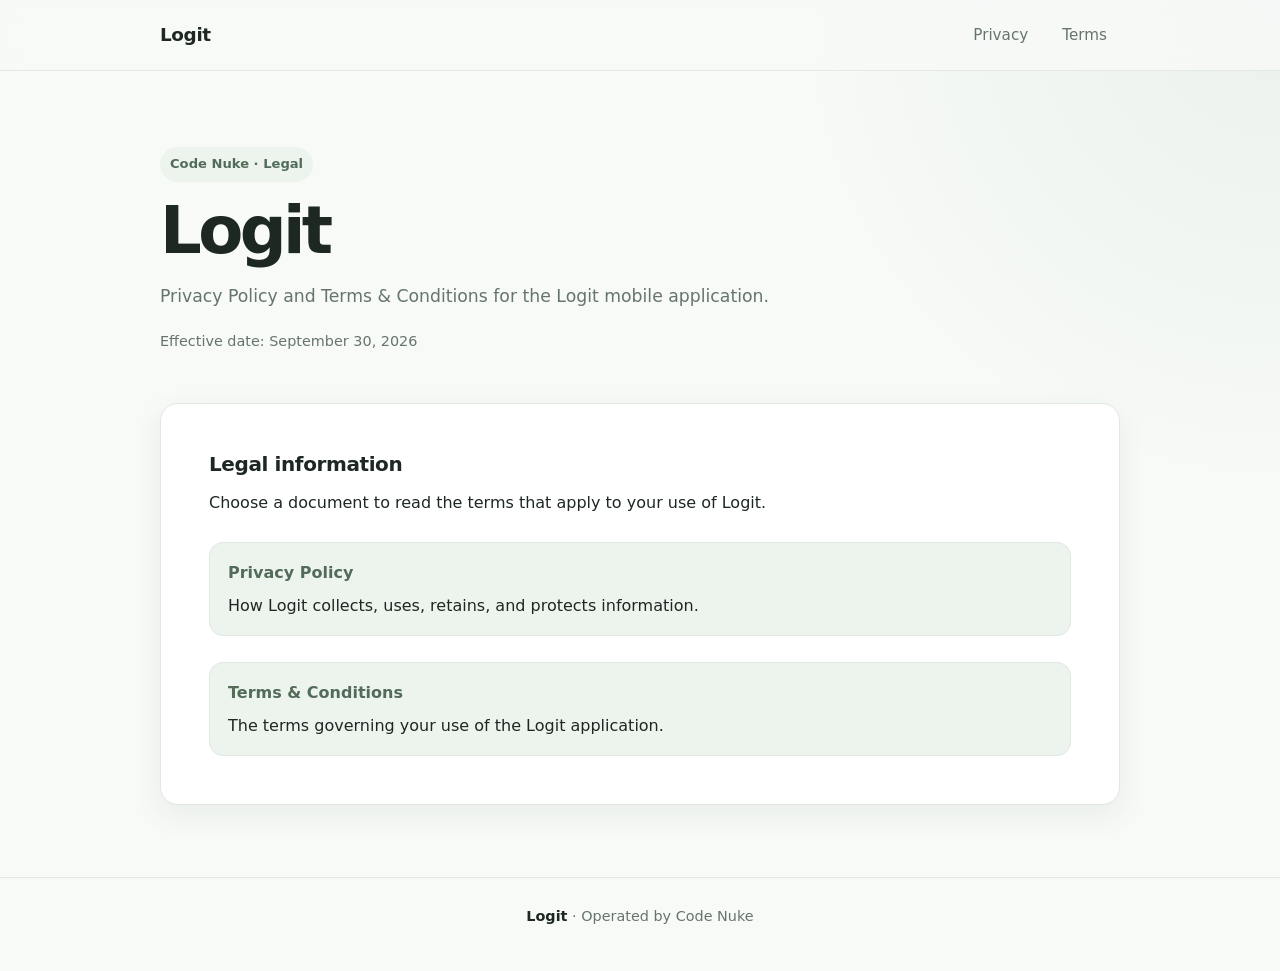
<file: index.html>
<!doctype html>
<html lang="en">
<head>
  <meta charset="utf-8">
  <meta name="viewport" content="width=device-width, initial-scale=1">
  <meta name="description" content="Logit privacy policy and terms and conditions.">
  <title>Logit · Legal</title>
  <link rel="stylesheet" href="style.css">
</head>
<body>
  <header class="site-header">
    <nav class="nav" aria-label="Primary">
      <a class="brand" href="index.html">Logit</a>
      <div class="nav-links">
        <a href="privacy.html">Privacy</a>
        <a href="terms.html">Terms</a>
      </div>
    </nav>
  </header>

  <main>
    <section class="hero">
      <span class="eyebrow">Code Nuke · Legal</span>
      <h1>Logit</h1>
      <p class="lede">Privacy Policy and Terms &amp; Conditions for the Logit mobile application.</p>
      <p class="meta">Effective date: September 30, 2026</p>
    </section>

    <section class="content">
      <article class="card">
        <h2>Legal information</h2>
        <p>Choose a document to read the terms that apply to your use of Logit.</p>
        <div class="callout">
          <strong><a href="privacy.html">Privacy Policy</a></strong>
          <p style="margin: 5px 0 0;">How Logit collects, uses, retains, and protects information.</p>
        </div>
        <div class="callout">
          <strong><a href="terms.html">Terms &amp; Conditions</a></strong>
          <p style="margin: 5px 0 0;">The terms governing your use of the Logit application.</p>
        </div>
      </article>
    </section>
  </main>

  <footer class="footer">
    <div><strong>Logit</strong> · Operated by Code Nuke</div>
  </footer>
</body>
</html>
</file>
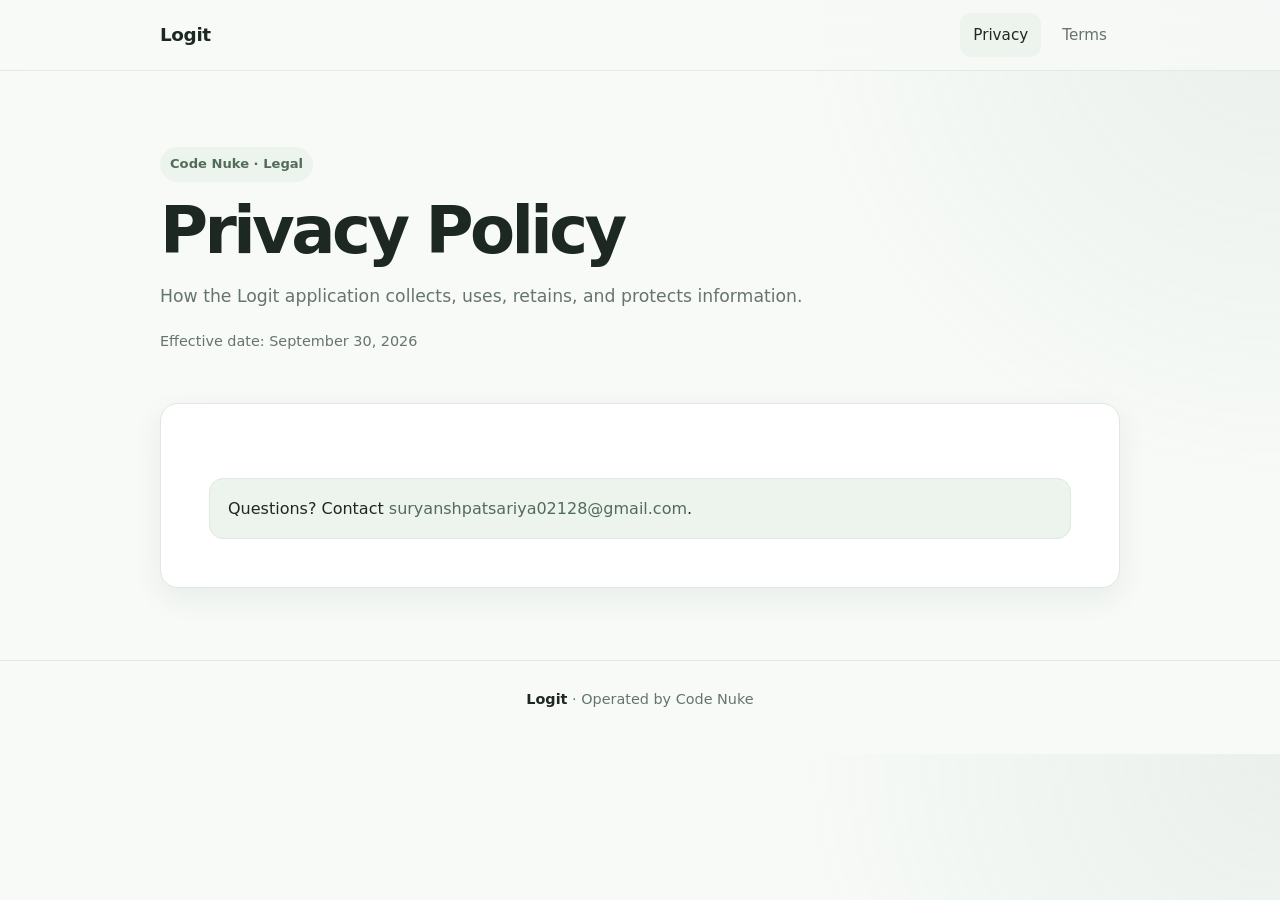
<file: privacy.html>
<!doctype html>
<html lang="en">
<head>
  <meta charset="utf-8">
  <meta name="viewport" content="width=device-width, initial-scale=1">
  <meta name="description" content="How the Logit application collects, uses, retains, and protects information.">
  <title>Privacy Policy · Logit</title>
  <link rel="stylesheet" href="style.css">
</head>
<body>
  <header class="site-header">
    <nav class="nav" aria-label="Primary">
      <a class="brand" href="index.html">Logit</a>
      <div class="nav-links">
        <a href="privacy.html" aria-current="page">Privacy</a>
        <a href="terms.html" >Terms</a>
      </div>
    </nav>
  </header>

  <main>
    <section class="hero">
      <span class="eyebrow">Code Nuke · Legal</span>
      <h1>Privacy Policy</h1>
      <p class="lede">How the Logit application collects, uses, retains, and protects information.</p>
      <p class="meta">Effective date: September 30, 2026</p>
    </section>

    <section class="content">
      <article class="card">
        
        <div class="callout">
          Questions? Contact <a href="mailto:suryanshpatsariya02128@gmail.com">suryanshpatsariya02128@gmail.com</a>.
        </div>
      </article>
    </section>
  </main>

  <footer class="footer">
    <div><strong>Logit</strong> · Operated by Code Nuke</div>
  </footer>
</body>
</html>
</file>
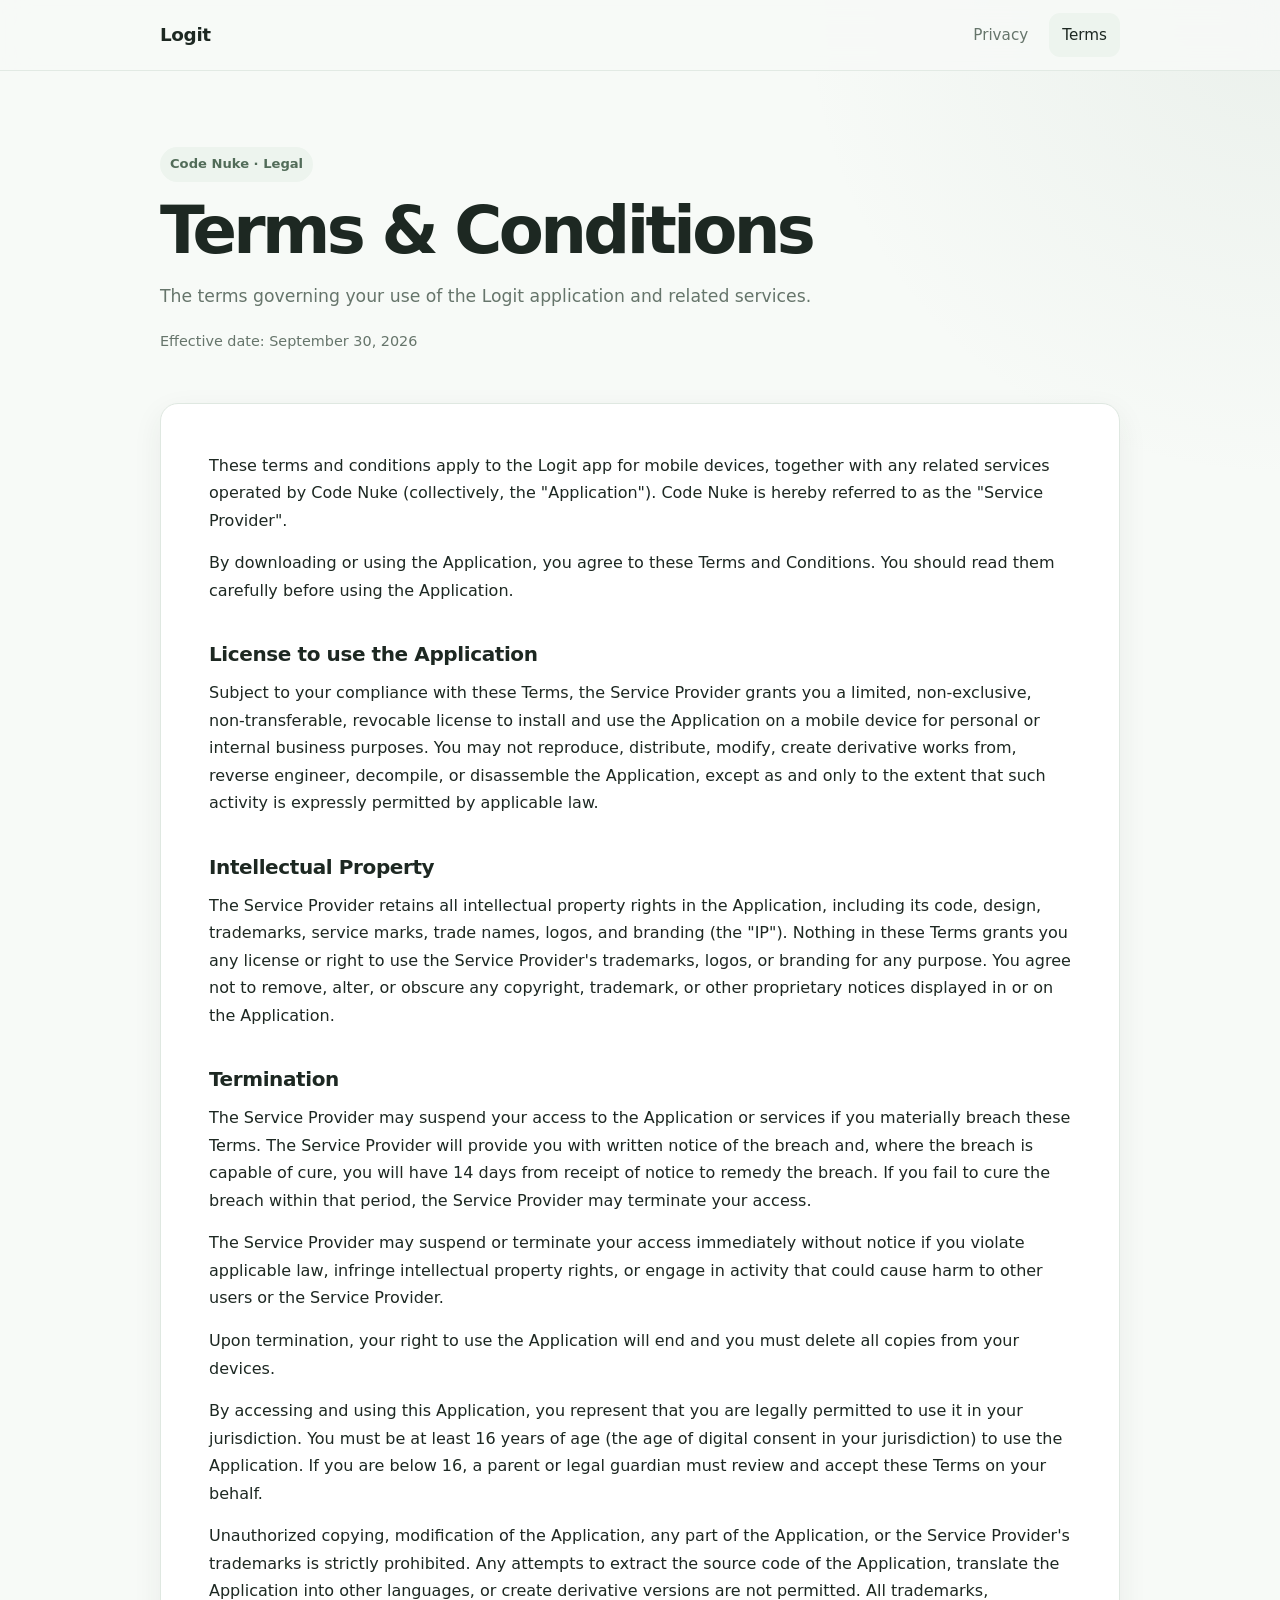
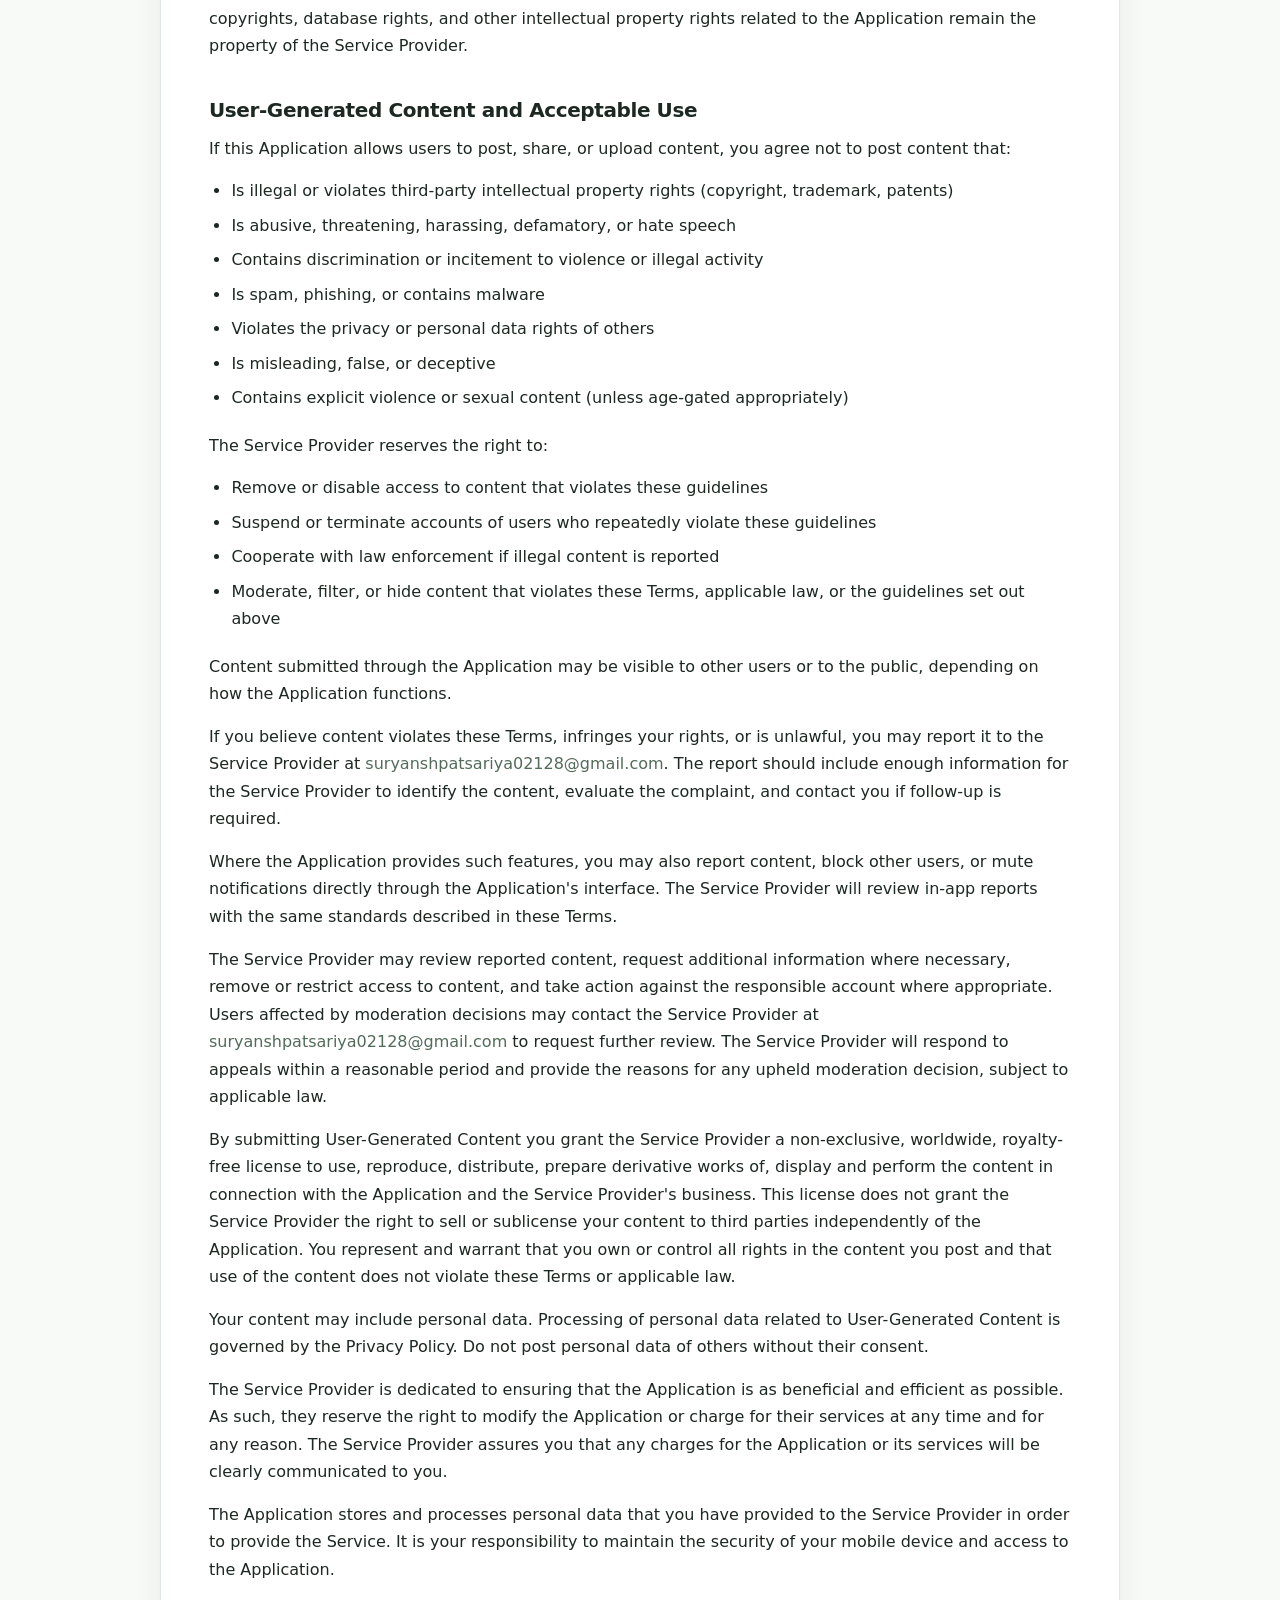
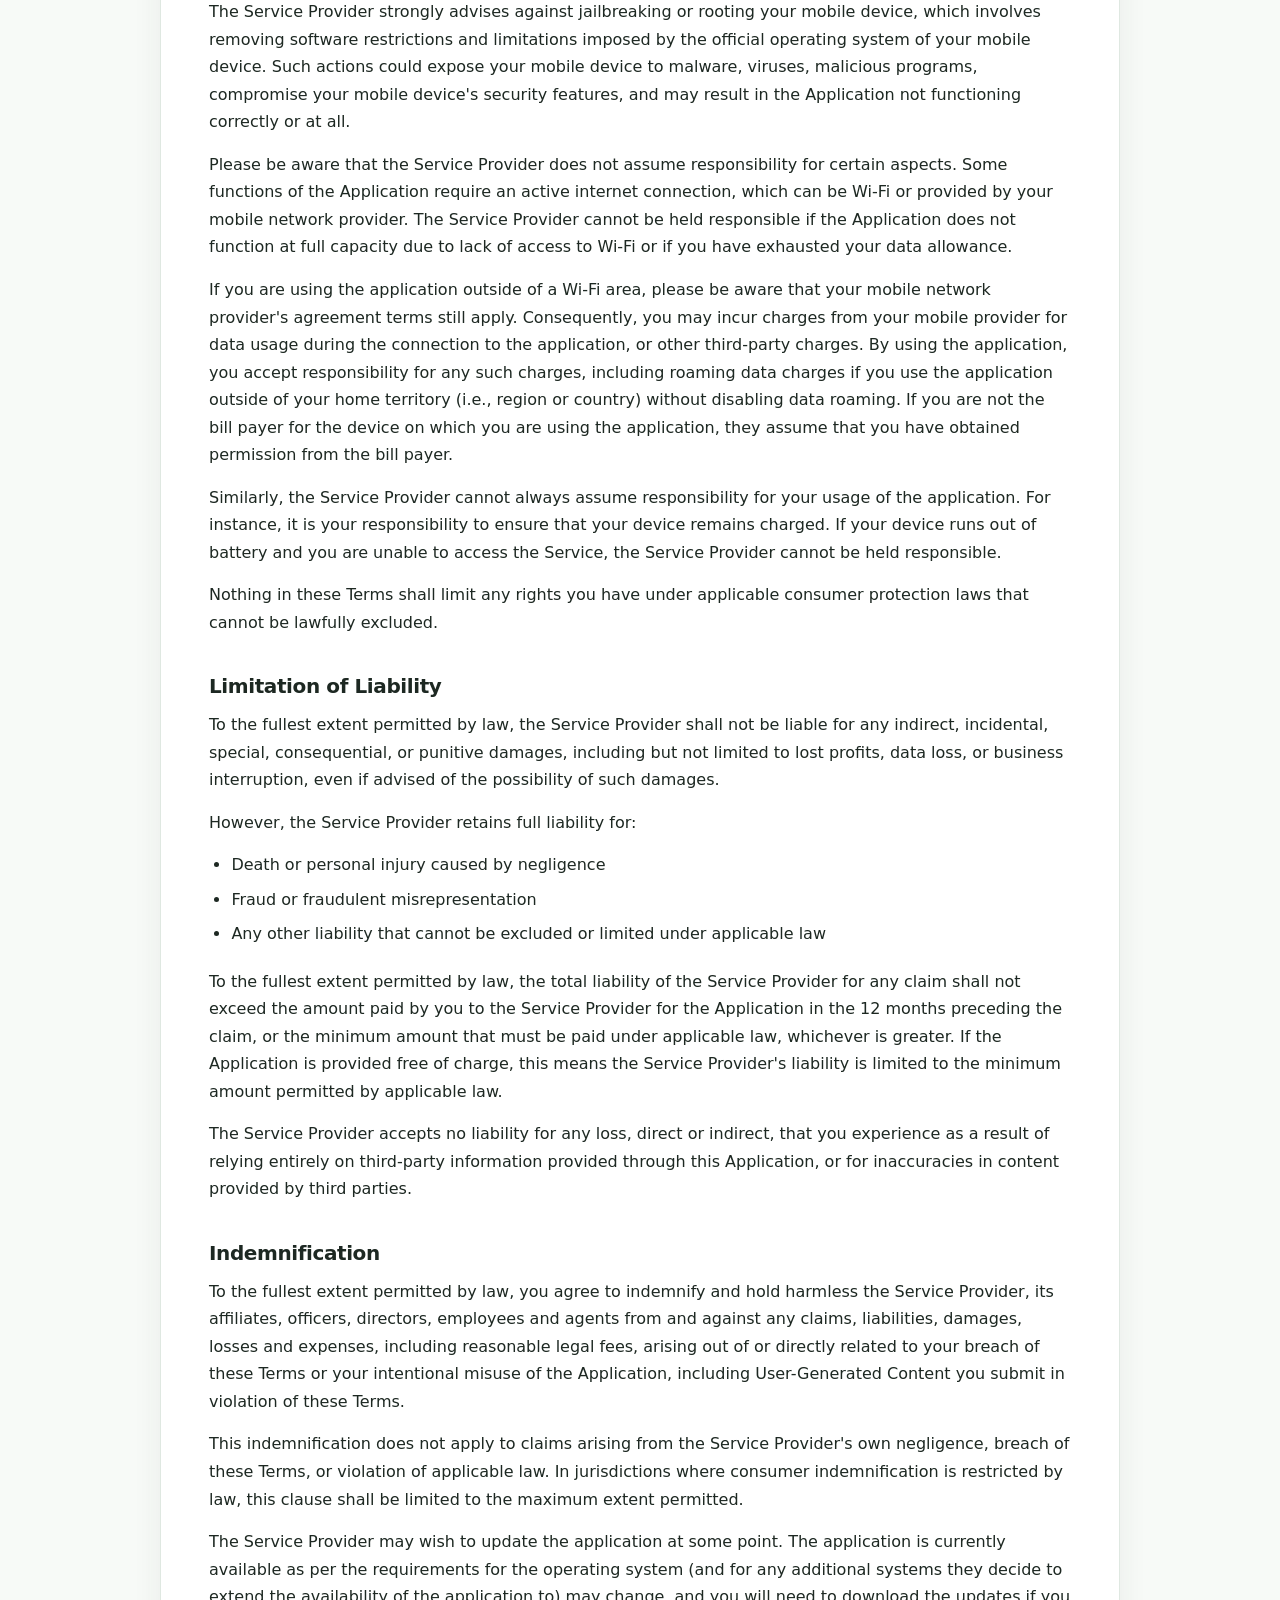
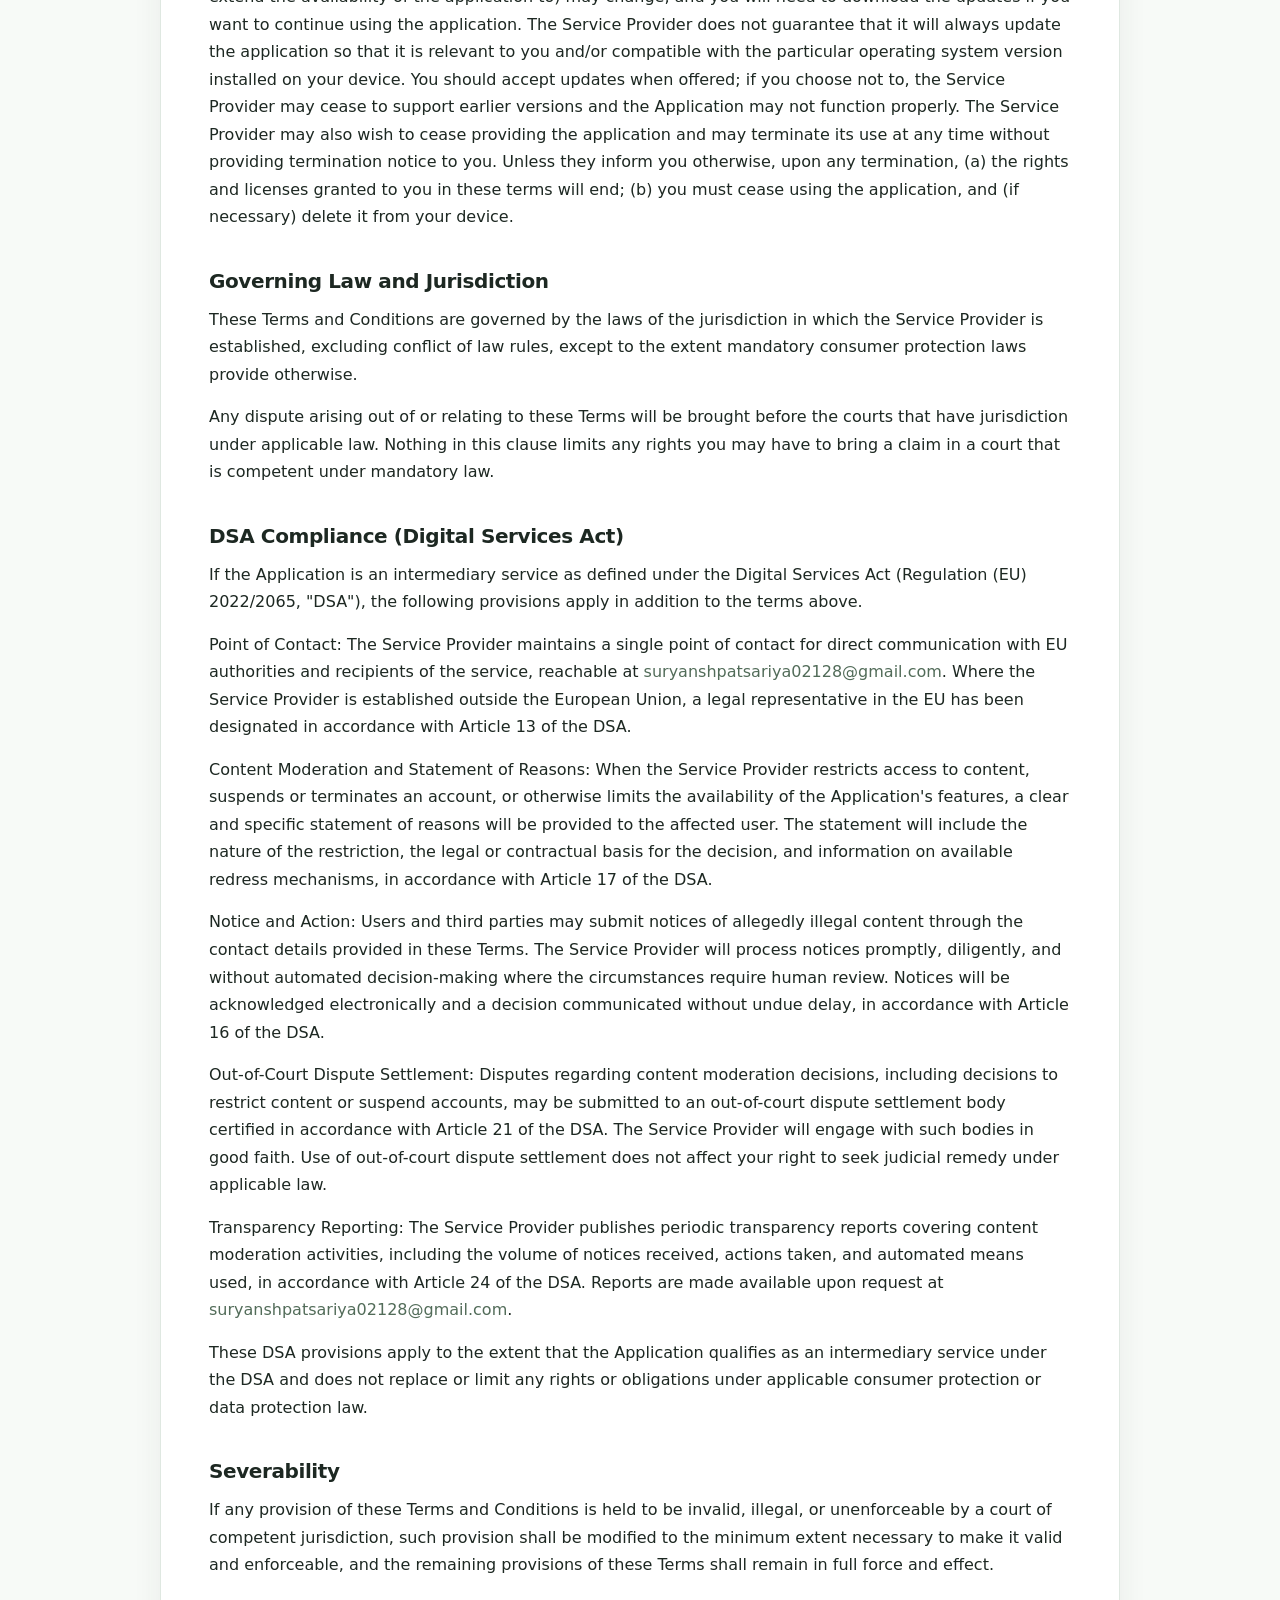
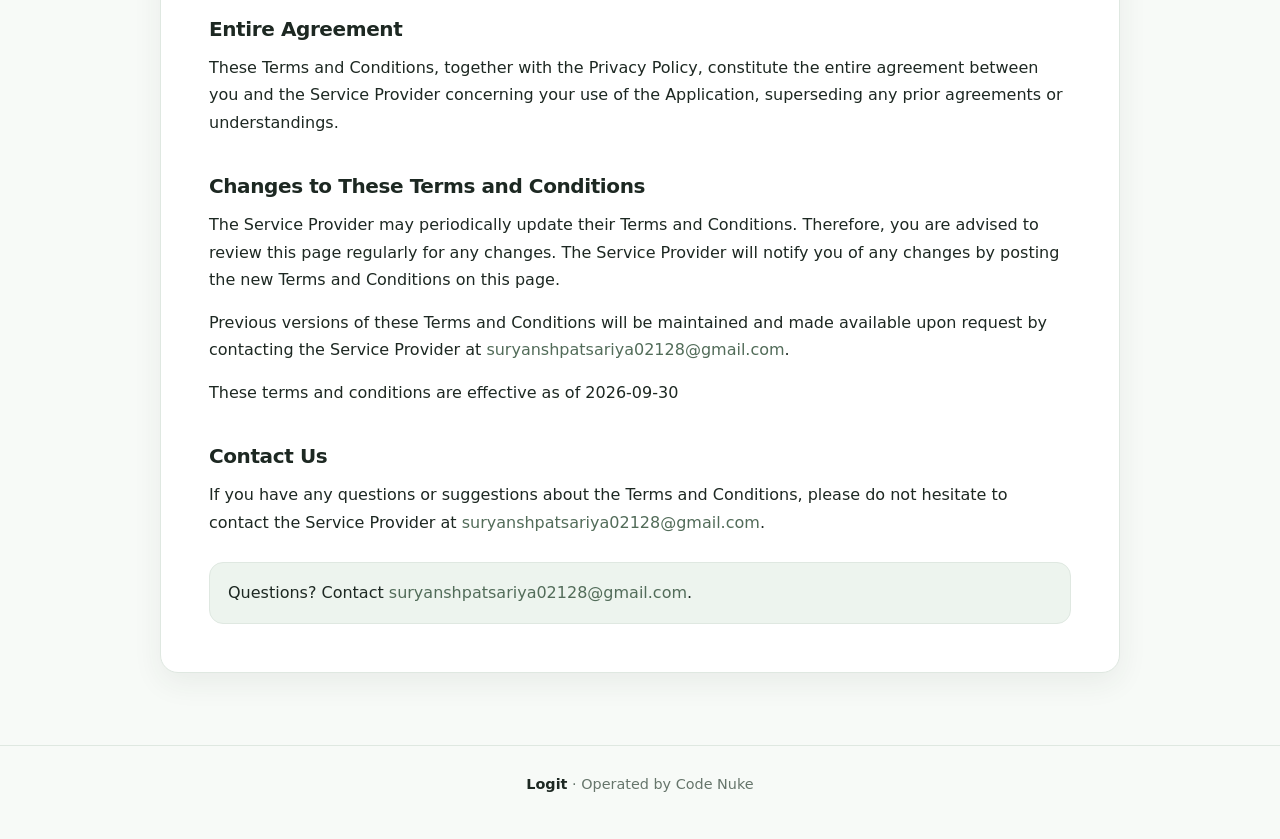
<file: terms.html>
<!doctype html>
<html lang="en">
<head>
  <meta charset="utf-8">
  <meta name="viewport" content="width=device-width, initial-scale=1">
  <meta name="description" content="The terms governing your use of the Logit application and related services.">
  <title>Terms &amp; Conditions · Logit</title>
  <link rel="stylesheet" href="style.css">
</head>
<body>
  <header class="site-header">
    <nav class="nav" aria-label="Primary">
      <a class="brand" href="index.html">Logit</a>
      <div class="nav-links">
        <a href="privacy.html" >Privacy</a>
        <a href="terms.html" aria-current="page">Terms</a>
      </div>
    </nav>
  </header>

  <main>
    <section class="hero">
      <span class="eyebrow">Code Nuke · Legal</span>
      <h1>Terms &amp; Conditions</h1>
      <p class="lede">The terms governing your use of the Logit application and related services.</p>
      <p class="meta">Effective date: September 30, 2026</p>
    </section>

    <section class="content">
      <article class="card">
        <p>These terms and conditions apply to the Logit app for mobile devices, together with any related services operated by Code Nuke (collectively, the &quot;Application&quot;). Code Nuke is hereby referred to as the &quot;Service Provider&quot;.</p>
<p>By downloading or using the Application, you agree to these Terms and Conditions. You should read them carefully before using the Application.</p>
<h2>License to use the Application</h2>
<p>Subject to your compliance with these Terms, the Service Provider grants you a limited, non-exclusive, non-transferable, revocable license to install and use the Application on a mobile device for personal or internal business purposes. You may not reproduce, distribute, modify, create derivative works from, reverse engineer, decompile, or disassemble the Application, except as and only to the extent that such activity is expressly permitted by applicable law.</p>
<h2>Intellectual Property</h2>
<p>The Service Provider retains all intellectual property rights in the Application, including its code, design, trademarks, service marks, trade names, logos, and branding (the &quot;IP&quot;). Nothing in these Terms grants you any license or right to use the Service Provider&#x27;s trademarks, logos, or branding for any purpose. You agree not to remove, alter, or obscure any copyright, trademark, or other proprietary notices displayed in or on the Application.</p>
<h2>Termination</h2>
<p>The Service Provider may suspend your access to the Application or services if you materially breach these Terms. The Service Provider will provide you with written notice of the breach and, where the breach is capable of cure, you will have 14 days from receipt of notice to remedy the breach. If you fail to cure the breach within that period, the Service Provider may terminate your access.</p>
<p>The Service Provider may suspend or terminate your access immediately without notice if you violate applicable law, infringe intellectual property rights, or engage in activity that could cause harm to other users or the Service Provider.</p>
<p>Upon termination, your right to use the Application will end and you must delete all copies from your devices.</p>
<p>By accessing and using this Application, you represent that you are legally permitted to use it in your jurisdiction. You must be at least 16 years of age (the age of digital consent in your jurisdiction) to use the Application. If you are below 16, a parent or legal guardian must review and accept these Terms on your behalf.</p>
<p>Unauthorized copying, modification of the Application, any part of the Application, or the Service Provider&#x27;s trademarks is strictly prohibited. Any attempts to extract the source code of the Application, translate the Application into other languages, or create derivative versions are not permitted. All trademarks, copyrights, database rights, and other intellectual property rights related to the Application remain the property of the Service Provider.</p>
<h2>User-Generated Content and Acceptable Use</h2>
<p>If this Application allows users to post, share, or upload content, you agree not to post content that:</p>
<ul>
<li>Is illegal or violates third-party intellectual property rights (copyright, trademark, patents)</li>
<li>Is abusive, threatening, harassing, defamatory, or hate speech</li>
<li>Contains discrimination or incitement to violence or illegal activity</li>
<li>Is spam, phishing, or contains malware</li>
<li>Violates the privacy or personal data rights of others</li>
<li>Is misleading, false, or deceptive</li>
<li>Contains explicit violence or sexual content (unless age-gated appropriately)</li>
</ul>
<p>The Service Provider reserves the right to:</p>
<ul>
<li>Remove or disable access to content that violates these guidelines</li>
<li>Suspend or terminate accounts of users who repeatedly violate these guidelines</li>
<li>Cooperate with law enforcement if illegal content is reported</li>
<li>Moderate, filter, or hide content that violates these Terms, applicable law, or the guidelines set out above</li>
</ul>
<p>Content submitted through the Application may be visible to other users or to the public, depending on how the Application functions.</p>
<p>If you believe content violates these Terms, infringes your rights, or is unlawful, you may report it to the Service Provider at <a href="mailto:suryanshpatsariya02128@gmail.com">suryanshpatsariya02128@gmail.com</a>. The report should include enough information for the Service Provider to identify the content, evaluate the complaint, and contact you if follow-up is required.</p>
<p>Where the Application provides such features, you may also report content, block other users, or mute notifications directly through the Application&#x27;s interface. The Service Provider will review in-app reports with the same standards described in these Terms.</p>
<p>The Service Provider may review reported content, request additional information where necessary, remove or restrict access to content, and take action against the responsible account where appropriate. Users affected by moderation decisions may contact the Service Provider at <a href="mailto:suryanshpatsariya02128@gmail.com">suryanshpatsariya02128@gmail.com</a> to request further review. The Service Provider will respond to appeals within a reasonable period and provide the reasons for any upheld moderation decision, subject to applicable law.</p>
<p>By submitting User-Generated Content you grant the Service Provider a non-exclusive, worldwide, royalty-free license to use, reproduce, distribute, prepare derivative works of, display and perform the content in connection with the Application and the Service Provider&#x27;s business. This license does not grant the Service Provider the right to sell or sublicense your content to third parties independently of the Application. You represent and warrant that you own or control all rights in the content you post and that use of the content does not violate these Terms or applicable law.</p>
<p>Your content may include personal data. Processing of personal data related to User-Generated Content is governed by the Privacy Policy. Do not post personal data of others without their consent.</p>
<p>The Service Provider is dedicated to ensuring that the Application is as beneficial and efficient as possible. As such, they reserve the right to modify the Application or charge for their services at any time and for any reason. The Service Provider assures you that any charges for the Application or its services will be clearly communicated to you.</p>
<p>The Application stores and processes personal data that you have provided to the Service Provider in order to provide the Service. It is your responsibility to maintain the security of your mobile device and access to the Application.</p>
<p>The Service Provider strongly advises against jailbreaking or rooting your mobile device, which involves removing software restrictions and limitations imposed by the official operating system of your mobile device. Such actions could expose your mobile device to malware, viruses, malicious programs, compromise your mobile device&#x27;s security features, and may result in the Application not functioning correctly or at all.</p>
<p>Please be aware that the Service Provider does not assume responsibility for certain aspects. Some functions of the Application require an active internet connection, which can be Wi-Fi or provided by your mobile network provider. The Service Provider cannot be held responsible if the Application does not function at full capacity due to lack of access to Wi-Fi or if you have exhausted your data allowance.</p>
<p>If you are using the application outside of a Wi-Fi area, please be aware that your mobile network provider&#x27;s agreement terms still apply. Consequently, you may incur charges from your mobile provider for data usage during the connection to the application, or other third-party charges. By using the application, you accept responsibility for any such charges, including roaming data charges if you use the application outside of your home territory (i.e., region or country) without disabling data roaming. If you are not the bill payer for the device on which you are using the application, they assume that you have obtained permission from the bill payer.</p>
<p>Similarly, the Service Provider cannot always assume responsibility for your usage of the application. For instance, it is your responsibility to ensure that your device remains charged. If your device runs out of battery and you are unable to access the Service, the Service Provider cannot be held responsible.</p>
<p>Nothing in these Terms shall limit any rights you have under applicable consumer protection laws that cannot be lawfully excluded.</p>
<h2>Limitation of Liability</h2>
<p>To the fullest extent permitted by law, the Service Provider shall not be liable for any indirect, incidental, special, consequential, or punitive damages, including but not limited to lost profits, data loss, or business interruption, even if advised of the possibility of such damages.</p>
<p>However, the Service Provider retains full liability for:</p>
<ul>
<li>Death or personal injury caused by negligence</li>
<li>Fraud or fraudulent misrepresentation</li>
<li>Any other liability that cannot be excluded or limited under applicable law</li>
</ul>
<p>To the fullest extent permitted by law, the total liability of the Service Provider for any claim shall not exceed the amount paid by you to the Service Provider for the Application in the 12 months preceding the claim, or the minimum amount that must be paid under applicable law, whichever is greater. If the Application is provided free of charge, this means the Service Provider&#x27;s liability is limited to the minimum amount permitted by applicable law.</p>
<p>The Service Provider accepts no liability for any loss, direct or indirect, that you experience as a result of relying entirely on third-party information provided through this Application, or for inaccuracies in content provided by third parties.</p>
<h2>Indemnification</h2>
<p>To the fullest extent permitted by law, you agree to indemnify and hold harmless the Service Provider, its affiliates, officers, directors, employees and agents from and against any claims, liabilities, damages, losses and expenses, including reasonable legal fees, arising out of or directly related to your breach of these Terms or your intentional misuse of the Application, including User-Generated Content you submit in violation of these Terms.</p>
<p>This indemnification does not apply to claims arising from the Service Provider&#x27;s own negligence, breach of these Terms, or violation of applicable law. In jurisdictions where consumer indemnification is restricted by law, this clause shall be limited to the maximum extent permitted.</p>
<p>The Service Provider may wish to update the application at some point. The application is currently available as per the requirements for the operating system (and for any additional systems they decide to extend the availability of the application to) may change, and you will need to download the updates if you want to continue using the application. The Service Provider does not guarantee that it will always update the application so that it is relevant to you and/or compatible with the particular operating system version installed on your device. You should accept updates when offered; if you choose not to, the Service Provider may cease to support earlier versions and the Application may not function properly. The Service Provider may also wish to cease providing the application and may terminate its use at any time without providing termination notice to you. Unless they inform you otherwise, upon any termination, (a) the rights and licenses granted to you in these terms will end; (b) you must cease using the application, and (if necessary) delete it from your device.</p>
<h2>Governing Law and Jurisdiction</h2>
<p>These Terms and Conditions are governed by the laws of the jurisdiction in which the Service Provider is established, excluding conflict of law rules, except to the extent mandatory consumer protection laws provide otherwise.</p>
<p>Any dispute arising out of or relating to these Terms will be brought before the courts that have jurisdiction under applicable law. Nothing in this clause limits any rights you may have to bring a claim in a court that is competent under mandatory law.</p>
<h2>DSA Compliance (Digital Services Act)</h2>
<p>If the Application is an intermediary service as defined under the Digital Services Act (Regulation (EU) 2022/2065, &quot;DSA&quot;), the following provisions apply in addition to the terms above.</p>
<p>Point of Contact: The Service Provider maintains a single point of contact for direct communication with EU authorities and recipients of the service, reachable at <a href="mailto:suryanshpatsariya02128@gmail.com">suryanshpatsariya02128@gmail.com</a>. Where the Service Provider is established outside the European Union, a legal representative in the EU has been designated in accordance with Article 13 of the DSA.</p>
<p>Content Moderation and Statement of Reasons: When the Service Provider restricts access to content, suspends or terminates an account, or otherwise limits the availability of the Application&#x27;s features, a clear and specific statement of reasons will be provided to the affected user. The statement will include the nature of the restriction, the legal or contractual basis for the decision, and information on available redress mechanisms, in accordance with Article 17 of the DSA.</p>
<p>Notice and Action: Users and third parties may submit notices of allegedly illegal content through the contact details provided in these Terms. The Service Provider will process notices promptly, diligently, and without automated decision-making where the circumstances require human review. Notices will be acknowledged electronically and a decision communicated without undue delay, in accordance with Article 16 of the DSA.</p>
<p>Out-of-Court Dispute Settlement: Disputes regarding content moderation decisions, including decisions to restrict content or suspend accounts, may be submitted to an out-of-court dispute settlement body certified in accordance with Article 21 of the DSA. The Service Provider will engage with such bodies in good faith. Use of out-of-court dispute settlement does not affect your right to seek judicial remedy under applicable law.</p>
<p>Transparency Reporting: The Service Provider publishes periodic transparency reports covering content moderation activities, including the volume of notices received, actions taken, and automated means used, in accordance with Article 24 of the DSA. Reports are made available upon request at <a href="mailto:suryanshpatsariya02128@gmail.com">suryanshpatsariya02128@gmail.com</a>.</p>
<p>These DSA provisions apply to the extent that the Application qualifies as an intermediary service under the DSA and does not replace or limit any rights or obligations under applicable consumer protection or data protection law.</p>
<h2>Severability</h2>
<p>If any provision of these Terms and Conditions is held to be invalid, illegal, or unenforceable by a court of competent jurisdiction, such provision shall be modified to the minimum extent necessary to make it valid and enforceable, and the remaining provisions of these Terms shall remain in full force and effect.</p>
<h2>Entire Agreement</h2>
<p>These Terms and Conditions, together with the Privacy Policy, constitute the entire agreement between you and the Service Provider concerning your use of the Application, superseding any prior agreements or understandings.</p>
<h2>Changes to These Terms and Conditions</h2>
<p>The Service Provider may periodically update their Terms and Conditions. Therefore, you are advised to review this page regularly for any changes. The Service Provider will notify you of any changes by posting the new Terms and Conditions on this page.</p>
<p>Previous versions of these Terms and Conditions will be maintained and made available upon request by contacting the Service Provider at <a href="mailto:suryanshpatsariya02128@gmail.com">suryanshpatsariya02128@gmail.com</a>.</p>
<p>These terms and conditions are effective as of 2026-09-30</p>
<h2>Contact Us</h2>
<p>If you have any questions or suggestions about the Terms and Conditions, please do not hesitate to contact the Service Provider at <a href="mailto:suryanshpatsariya02128@gmail.com">suryanshpatsariya02128@gmail.com</a>.</p>
        <div class="callout">
          Questions? Contact <a href="mailto:suryanshpatsariya02128@gmail.com">suryanshpatsariya02128@gmail.com</a>.
        </div>
      </article>
    </section>
  </main>

  <footer class="footer">
    <div><strong>Logit</strong> · Operated by Code Nuke</div>
  </footer>
</body>
</html>
</file>
<file: style.css>
:root {
  --bg: #f7faf7;
  --surface: #ffffff;
  --text: #1d2822;
  --muted: #66756b;
  --border: #dfe8e1;
  --accent: #7d9b86;
  --accent-dark: #526c59;
  --accent-soft: #edf4ee;
  --shadow: 0 10px 30px rgba(41, 62, 48, 0.07);
  --radius: 18px;
  --max: 960px;
}

* { box-sizing: border-box; }

html {
  scroll-behavior: smooth;
}

body {
  margin: 0;
  font-family: Inter, ui-sans-serif, system-ui, -apple-system, BlinkMacSystemFont, "Segoe UI", sans-serif;
  color: var(--text);
  background:
    radial-gradient(circle at top right, rgba(125, 155, 134, 0.10), transparent 30rem),
    var(--bg);
  line-height: 1.72;
}

a {
  color: var(--accent-dark);
  text-decoration: none;
}

a:hover { text-decoration: underline; }

.site-header {
  position: sticky;
  top: 0;
  z-index: 10;
  backdrop-filter: blur(14px);
  background: rgba(247, 250, 247, 0.86);
  border-bottom: 1px solid rgba(223, 232, 225, 0.9);
}

.nav {
  width: min(var(--max), calc(100% - 32px));
  margin: auto;
  min-height: 70px;
  display: flex;
  align-items: center;
  justify-content: space-between;
  gap: 24px;
}

.brand {
  font-weight: 800;
  font-size: 1.15rem;
  letter-spacing: -0.02em;
  color: var(--text);
}

.nav-links {
  display: flex;
  gap: 8px;
  align-items: center;
}

.nav-links a {
  padding: 9px 13px;
  border-radius: 11px;
  color: var(--muted);
  font-size: 0.95rem;
}

.nav-links a:hover,
.nav-links a[aria-current="page"] {
  color: var(--text);
  background: var(--accent-soft);
  text-decoration: none;
}

.hero {
  width: min(var(--max), calc(100% - 32px));
  margin: 0 auto;
  padding: 76px 0 34px;
}

.eyebrow {
  display: inline-flex;
  padding: 6px 10px;
  border-radius: 999px;
  background: var(--accent-soft);
  color: var(--accent-dark);
  font-size: 0.82rem;
  font-weight: 700;
  margin-bottom: 14px;
}

h1 {
  margin: 0;
  font-size: clamp(2.35rem, 7vw, 4.1rem);
  line-height: 1.04;
  letter-spacing: -0.055em;
}

.lede {
  max-width: 680px;
  margin: 18px 0 0;
  color: var(--muted);
  font-size: 1.08rem;
}

.meta {
  margin-top: 18px;
  color: var(--muted);
  font-size: 0.9rem;
}

.content {
  width: min(var(--max), calc(100% - 32px));
  margin: 0 auto 72px;
}

.card {
  background: var(--surface);
  border: 1px solid var(--border);
  box-shadow: var(--shadow);
  border-radius: var(--radius);
  padding: clamp(24px, 5vw, 48px);
}

.card h2 {
  margin: 38px 0 12px;
  font-size: 1.25rem;
  line-height: 1.25;
  letter-spacing: -0.02em;
}

.card h2:first-child {
  margin-top: 0;
}

.card p {
  margin: 0 0 15px;
}

.card ul {
  margin: 0 0 20px;
  padding-left: 1.4rem;
}

.card li {
  margin: 7px 0;
}

.callout {
  margin-top: 26px;
  padding: 16px 18px;
  border: 1px solid var(--border);
  background: var(--accent-soft);
  border-radius: 14px;
  color: var(--text);
}

.footer {
  border-top: 1px solid var(--border);
  padding: 26px 16px 42px;
  color: var(--muted);
  text-align: center;
  font-size: 0.9rem;
}

.footer strong {
  color: var(--text);
}

@media (max-width: 640px) {
  .nav {
    min-height: 62px;
  }

  .nav-links a {
    padding: 8px 9px;
    font-size: 0.88rem;
  }

  .hero {
    padding-top: 50px;
  }

  .card {
    border-radius: 15px;
  }
}
</file>
